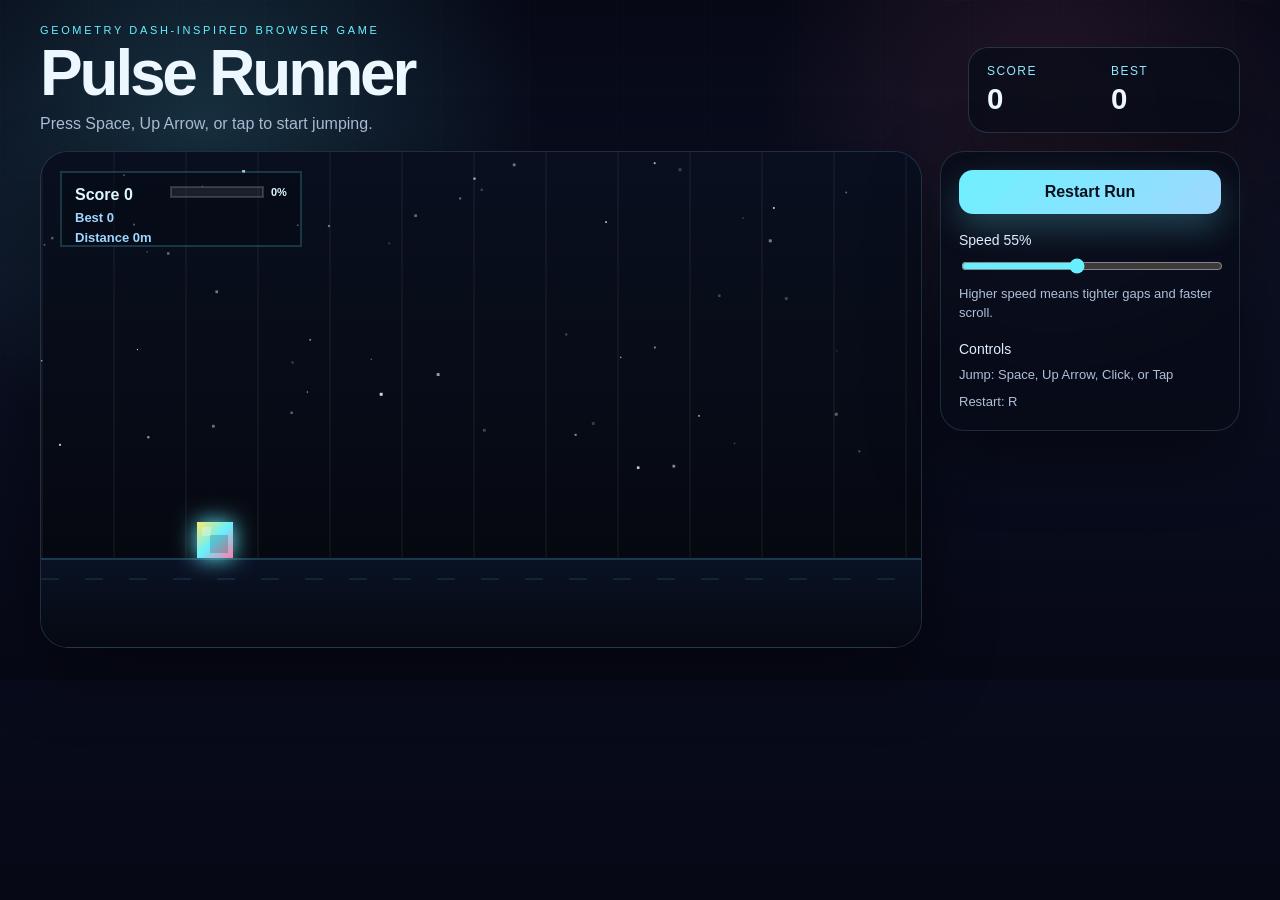
<file: dash-runner/index.html>
<!DOCTYPE html>
<!-- saved from url=(0088)file:///C:/Users/Owner/OneDrive/Documents/GitHub/desktop-tutorial/dash-runner/index.html -->
<html lang="en-us"><head><meta http-equiv="Content-Type" content="text/html; charset=UTF-8">
  
  <meta name="viewport" content="width=device-width, initial-scale=1.0">
  <title>Pulse Runner</title>
  <link rel="stylesheet" href="./index_files/style.css">
</head>
<body>
  <div class="page">
    <header class="topbar">
      <div class="title-block">
        <p class="eyebrow">Geometry Dash-inspired browser game</p>
        <h1>Pulse Runner</h1>
        <p id="status">Press Space, Up Arrow, or tap to start jumping.</p>
      </div>

      <div class="score-card" aria-label="Scoreboard">
        <div>
          <span>Score</span>
          <strong id="score">0</strong>
        </div>
        <div>
          <span>Best</span>
          <strong id="best-score">0</strong>
        </div>
      </div>
    </header>

    <main class="layout">
      <section class="stage">
        <canvas id="game" width="880" height="495" aria-label="Pulse Runner game canvas" style="width: 880px; height: 495px;"></canvas>
        <div class="overlay" id="overlay" hidden="">
          <div class="overlay-card">
            <p class="overlay-tag">Run ended</p>
            <h2>Crash detected</h2>
            <p id="final-message">You hit an obstacle.</p>
            <button id="restart" type="button">Run Again</button>
          </div>
        </div>
      </section>

      <aside class="panel">
        <button id="restart-secondary" type="button">Restart Run</button>

        <div class="control-group">
          <label for="difficulty">Speed <span id="difficulty-value">55</span>%</label>
          <input id="difficulty" type="range" min="20" max="100" value="55">
          <p>Higher speed means tighter gaps and faster scroll.</p>
        </div>

        <div class="control-group">
          <div class="hint-title">Controls</div>
          <p>Jump: Space, Up Arrow, Click, or Tap</p>
          <p>Restart: R</p>
        </div>
      </aside>
    </main>
  </div>

  <script src="./index_files/game.js"></script>

</body></html>
</file>
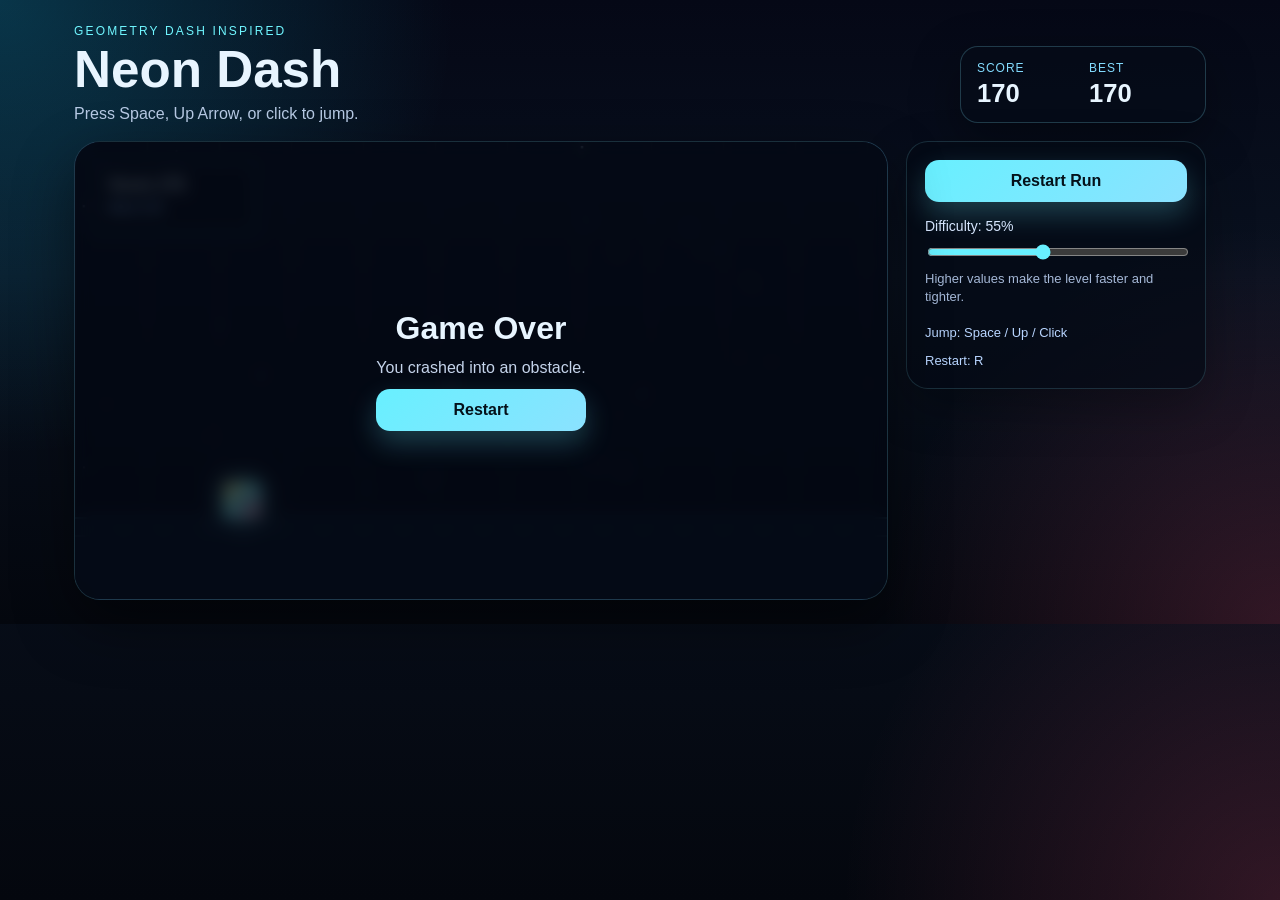
<file: soccer-game/index.html>
<!DOCTYPE html>
<html lang="en">
<head>
  <meta charset="UTF-8" />
  <meta name="viewport" content="width=device-width, initial-scale=1.0" />
  <title>Neon Dash</title>
  <link rel="stylesheet" href="style.css" />
</head>
<body>
  <div class="shell">
    <header class="hero">
      <div>
        <p class="eyebrow">Geometry Dash inspired</p>
        <h1>Neon Dash</h1>
        <p id="status">Press Space, Up Arrow, or click to jump.</p>
      </div>
      <div class="score-panel" aria-label="Score panel">
        <div>
          <span class="label">Score</span>
          <strong id="score">0</strong>
        </div>
        <div>
          <span class="label">Best</span>
          <strong id="best-score">0</strong>
        </div>
      </div>
    </header>

    <main class="game-layout">
      <section class="game-stage">
        <canvas id="game" width="960" height="540" aria-label="Neon Dash game canvas"></canvas>
        <div class="overlay" id="overlay" hidden>
          <h2>Game Over</h2>
          <p id="final-message">You crashed into an obstacle.</p>
          <button id="restart" type="button">Restart</button>
        </div>
      </section>

      <aside class="controls">
        <button id="restart-secondary" type="button">Restart Run</button>
        <div class="slider-row">
          <label for="difficulty">Difficulty: <span id="difficulty-value">55</span>%</label>
          <input id="difficulty" type="range" min="20" max="100" value="55" />
          <p class="hint">Higher values make the level faster and tighter.</p>
        </div>
        <div class="legend">
          <span>Jump: Space / Up / Click</span>
          <span>Restart: R</span>
        </div>
      </aside>
    </main>
  </div>

  <script src="game.js"></script>
</body>
</html>
</file>
<file: dash-runner/index_files/style.css>
* {
  box-sizing: border-box;
}

:root {
  color-scheme: dark;
  --bg-0: #060816;
  --bg-1: #0b1022;
  --bg-2: #101b33;
  --panel: rgba(8, 12, 24, 0.74);
  --panel-border: rgba(150, 219, 255, 0.18);
  --text: #ecf7ff;
  --muted: #aebfd8;
  --accent: #66f0ff;
  --accent-2: #ff7ca8;
  --shadow: 0 24px 70px rgba(0, 0, 0, 0.42);
}

html,
body {
  margin: 0;
  min-height: 100%;
  background:
    radial-gradient(circle at 16% 18%, rgba(102, 240, 255, 0.16), transparent 28%),
    radial-gradient(circle at 82% 14%, rgba(255, 124, 168, 0.12), transparent 24%),
    linear-gradient(180deg, var(--bg-0), var(--bg-1) 42%, var(--bg-0));
  color: var(--text);
  font-family: "Bahnschrift", "Segoe UI", "Arial Narrow", sans-serif;
}

body::before {
  content: "";
  position: fixed;
  inset: 0;
  pointer-events: none;
  background-image:
    linear-gradient(rgba(255, 255, 255, 0.025) 1px, transparent 1px),
    linear-gradient(90deg, rgba(255, 255, 255, 0.025) 1px, transparent 1px);
  background-size: 88px 88px;
  mask-image: linear-gradient(180deg, rgba(0, 0, 0, 0.55), transparent 90%);
}

.page {
  width: min(1200px, calc(100vw - 32px));
  margin: 0 auto;
  padding: 24px 0 32px;
}

.topbar {
  display: flex;
  justify-content: space-between;
  align-items: end;
  gap: 20px;
  margin-bottom: 18px;
}

.eyebrow {
  margin: 0 0 8px;
  color: var(--accent);
  text-transform: uppercase;
  letter-spacing: 0.24em;
  font-size: 11px;
}

.title-block h1 {
  margin: 0;
  font-size: clamp(2.5rem, 5vw, 4.9rem);
  line-height: 0.92;
  letter-spacing: -0.05em;
}

#status {
  margin: 12px 0 0;
  max-width: 48ch;
  color: var(--muted);
}

.score-card {
  display: grid;
  grid-template-columns: repeat(2, minmax(110px, 1fr));
  gap: 14px;
  padding: 16px 18px;
  border: 1px solid var(--panel-border);
  border-radius: 20px;
  background: var(--panel);
  backdrop-filter: blur(14px);
  box-shadow: var(--shadow);
}

.score-card span {
  display: block;
  color: #8feaff;
  text-transform: uppercase;
  letter-spacing: 0.12em;
  font-size: 12px;
}

.score-card strong {
  display: block;
  margin-top: 4px;
  font-size: clamp(1.6rem, 2.3vw, 2.4rem);
}

.layout {
  display: grid;
  grid-template-columns: minmax(0, 1fr) 300px;
  gap: 18px;
  align-items: start;
}

.stage {
  position: relative;
  overflow: hidden;
  border-radius: 28px;
  border: 1px solid rgba(150, 219, 255, 0.18);
  background:
    linear-gradient(180deg, rgba(13, 18, 36, 0.95), rgba(5, 8, 18, 0.98)),
    #070b15;
  box-shadow: var(--shadow);
}

canvas {
  display: block;
  width: 100%;
  height: auto;
  aspect-ratio: 16 / 9;
}

.overlay {
  position: absolute;
  inset: 0;
  display: grid;
  place-items: center;
  background: rgba(4, 8, 16, 0.72);
  backdrop-filter: blur(10px);
}

.overlay[hidden] {
  display: none !important;
}

.overlay-card {
  width: min(360px, calc(100vw - 64px));
  padding: 24px;
  border-radius: 24px;
  border: 1px solid rgba(150, 219, 255, 0.18);
  background: rgba(10, 14, 28, 0.88);
  text-align: center;
  box-shadow: var(--shadow);
}

.overlay-tag {
  margin: 0 0 8px;
  color: var(--accent);
  text-transform: uppercase;
  letter-spacing: 0.24em;
  font-size: 11px;
}

.overlay-card h2 {
  margin: 0;
  font-size: 2rem;
}

.overlay-card p {
  margin: 10px 0 0;
  color: var(--muted);
}

.panel {
  display: flex;
  flex-direction: column;
  gap: 16px;
  padding: 18px;
  border-radius: 24px;
  border: 1px solid rgba(150, 219, 255, 0.16);
  background: var(--panel);
  backdrop-filter: blur(14px);
  box-shadow: var(--shadow);
}

button {
  border: 0;
  border-radius: 14px;
  padding: 13px 16px;
  font: inherit;
  font-weight: 700;
  cursor: pointer;
  color: #07111b;
  background: linear-gradient(135deg, #6df0ff, #9ed8ff);
  box-shadow: 0 14px 32px rgba(102, 240, 255, 0.24);
  transition: transform 140ms ease, filter 140ms ease;
}

button:hover {
  transform: translateY(-1px);
  filter: brightness(1.02);
}

button:active {
  transform: translateY(1px);
}

.control-group {
  display: grid;
  gap: 8px;
  padding-top: 2px;
}

.control-group label,
.hint-title {
  font-size: 14px;
  color: #dfeeff;
}

.control-group p {
  margin: 0;
  color: var(--muted);
  font-size: 13px;
  line-height: 1.5;
}

input[type="range"] {
  width: 100%;
  accent-color: var(--accent);
}

@media (max-width: 860px) {
  .page {
    width: min(100vw - 20px, 1200px);
    padding-top: 12px;
  }

  .topbar {
    flex-direction: column;
    align-items: start;
  }

  .layout {
    grid-template-columns: 1fr;
  }
}
</file>
<file: soccer-game/style.css>
* {
  box-sizing: border-box;
}
html, body {
  margin: 0;
  padding: 0;
  min-height: 100%;
  color: #e8f5ff;
  font-family: Inter, "Segoe UI", Roboto, Helvetica, Arial, sans-serif;
  background:
    radial-gradient(circle at top left, rgba(21, 214, 255, 0.22), transparent 32%),
    radial-gradient(circle at bottom right, rgba(255, 92, 138, 0.18), transparent 28%),
    linear-gradient(180deg, #050816 0%, #09111f 44%, #04070e 100%);
}
.shell {
  max-width: 1180px;
  margin: 0 auto;
  padding: 24px;
}
.hero {
  display: flex;
  justify-content: space-between;
  gap: 24px;
  align-items: end;
  margin-bottom: 18px;
}
.eyebrow {
  margin: 0 0 8px;
  color: #70f6ff;
  text-transform: uppercase;
  letter-spacing: 0.18em;
  font-size: 12px;
}
.hero h1 {
  margin: 0;
  font-size: clamp(2.4rem, 4vw, 4.5rem);
  line-height: 0.95;
}
#status {
  margin: 10px 0 0;
  color: #b8cbe6;
}
.score-panel {
  display: grid;
  grid-template-columns: repeat(2, minmax(100px, 1fr));
  gap: 12px;
  padding: 14px 16px;
  border: 1px solid rgba(128, 230, 255, 0.22);
  border-radius: 18px;
  background: rgba(6, 12, 24, 0.72);
  box-shadow: 0 16px 48px rgba(0, 0, 0, 0.35);
}
.score-panel .label {
  display: block;
  color: #83dcff;
  font-size: 12px;
  text-transform: uppercase;
  letter-spacing: 0.08em;
}
.score-panel strong {
  display: block;
  margin-top: 4px;
  font-size: clamp(1.5rem, 2vw, 2.2rem);
}
.game-layout {
  display: grid;
  grid-template-columns: minmax(0, 1fr) 300px;
  gap: 18px;
  align-items: start;
}
.game-stage {
  position: relative;
  border-radius: 26px;
  overflow: hidden;
  border: 1px solid rgba(130, 232, 255, 0.18);
  background:
    linear-gradient(180deg, rgba(10, 20, 40, 0.85), rgba(4, 7, 16, 0.95)),
    rgba(5, 8, 18, 0.9);
  box-shadow: 0 24px 60px rgba(0, 0, 0, 0.45);
}
canvas {
  display: block;
  width: 100%;
  height: auto;
  aspect-ratio: 16 / 9;
  background: transparent;
}
.overlay {
  position: absolute;
  inset: 0;
  display: grid;
  place-content: center;
  gap: 12px;
  text-align: center;
  background: rgba(4, 8, 17, 0.72);
  backdrop-filter: blur(8px);
}
.overlay h2 {
  margin: 0;
  font-size: 2rem;
}
.overlay p {
  margin: 0;
  color: #c5d4eb;
}
.controls {
  display: flex;
  flex-direction: column;
  gap: 16px;
  padding: 18px;
  border-radius: 22px;
  border: 1px solid rgba(130, 232, 255, 0.16);
  background: rgba(5, 10, 21, 0.72);
  box-shadow: 0 18px 48px rgba(0, 0, 0, 0.28);
}
button {
  border: 0;
  border-radius: 14px;
  padding: 12px 16px;
  font: inherit;
  font-weight: 700;
  cursor: pointer;
  color: #04111a;
  background: linear-gradient(135deg, #68f0ff, #8be2ff);
  box-shadow: 0 12px 28px rgba(104, 240, 255, 0.24);
}
button:hover {
  transform: translateY(-1px);
}
.slider-row {
  display: flex;
  flex-direction: column;
  gap: 8px;
}
.slider-row label {
  font-size: 14px;
  color: #d7e7ff;
}
.slider-row input[type="range"] {
  width: 100%;
  accent-color: #68f0ff;
}
.hint {
  margin: 0;
  color: #a5b8d7;
  font-size: 13px;
  line-height: 1.45;
}
.legend {
  display: grid;
  gap: 8px;
  color: #b8d5ff;
  font-size: 13px;
  line-height: 1.5;
}

@media (max-width: 780px) {
  .shell {
    padding: 16px;
  }
  .hero {
    flex-direction: column;
    align-items: start;
  }
  .game-layout {
    grid-template-columns: 1fr;
  }
}
</file>
